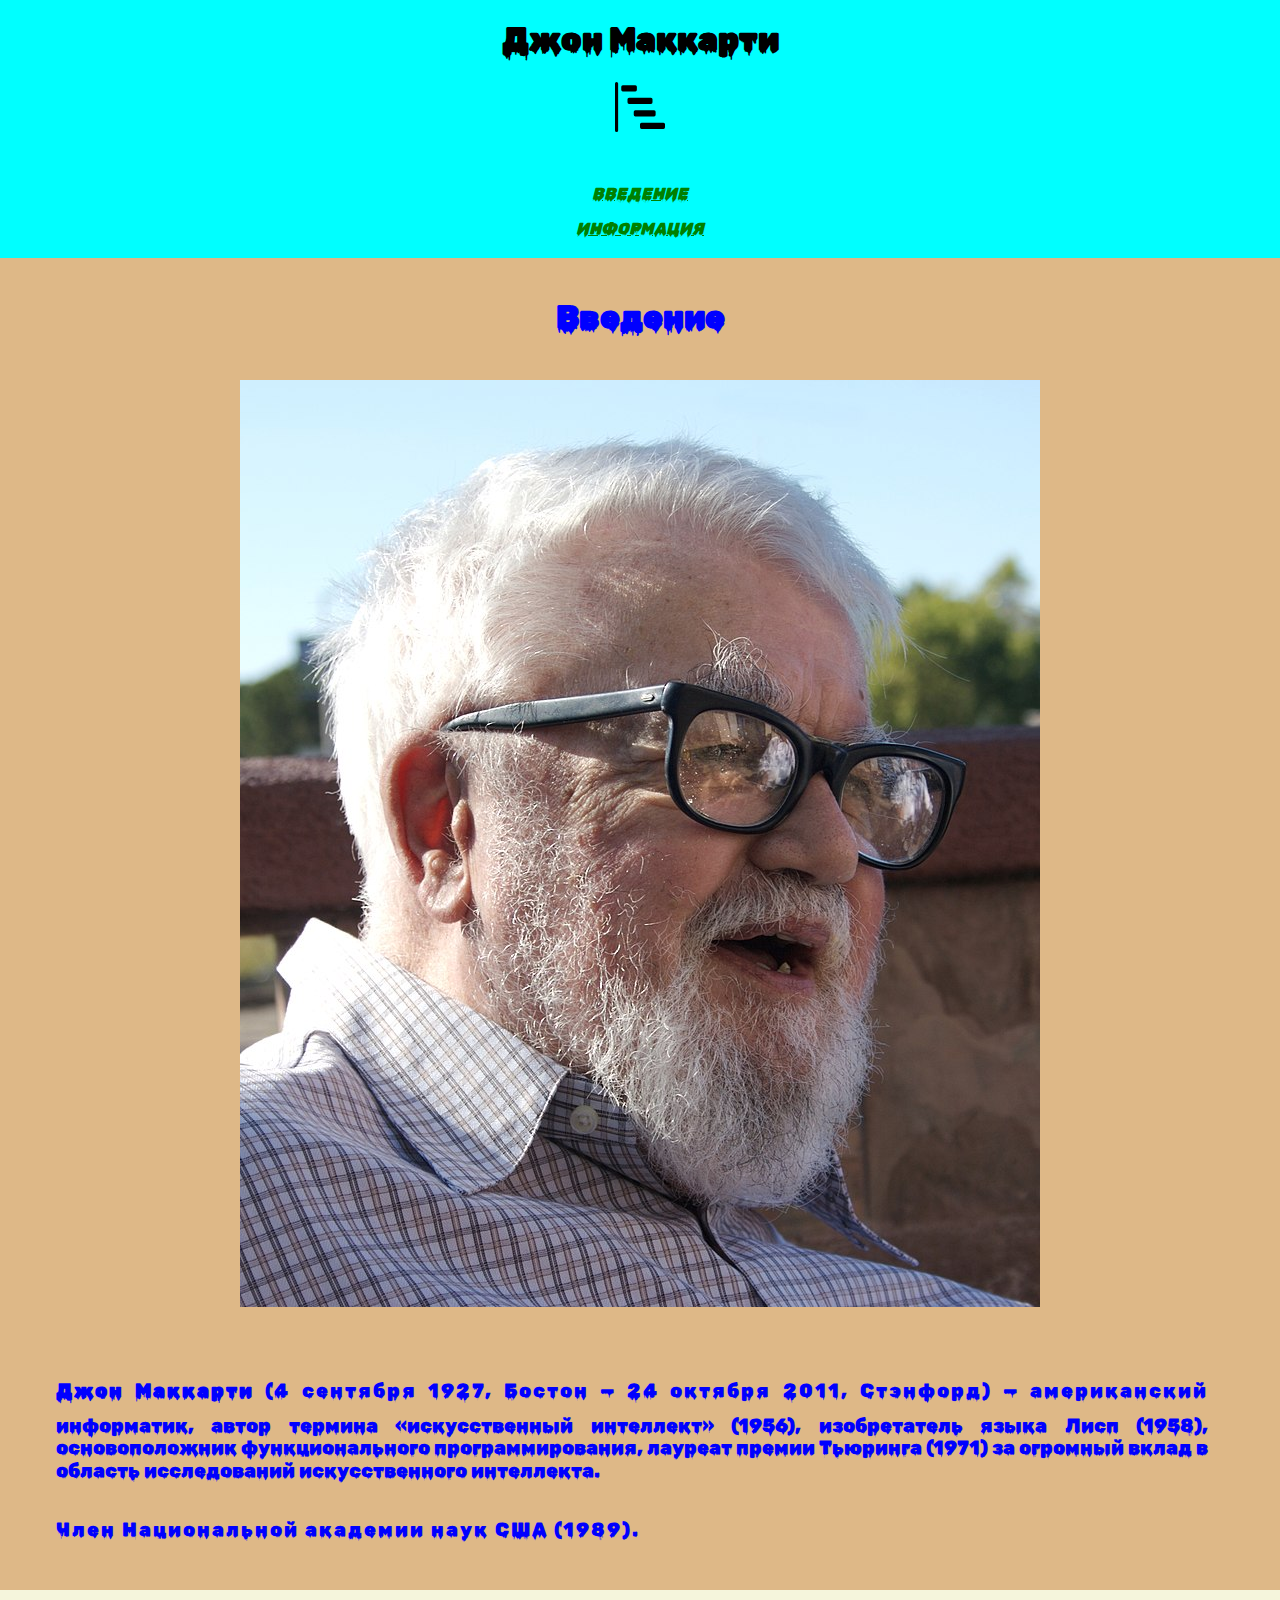
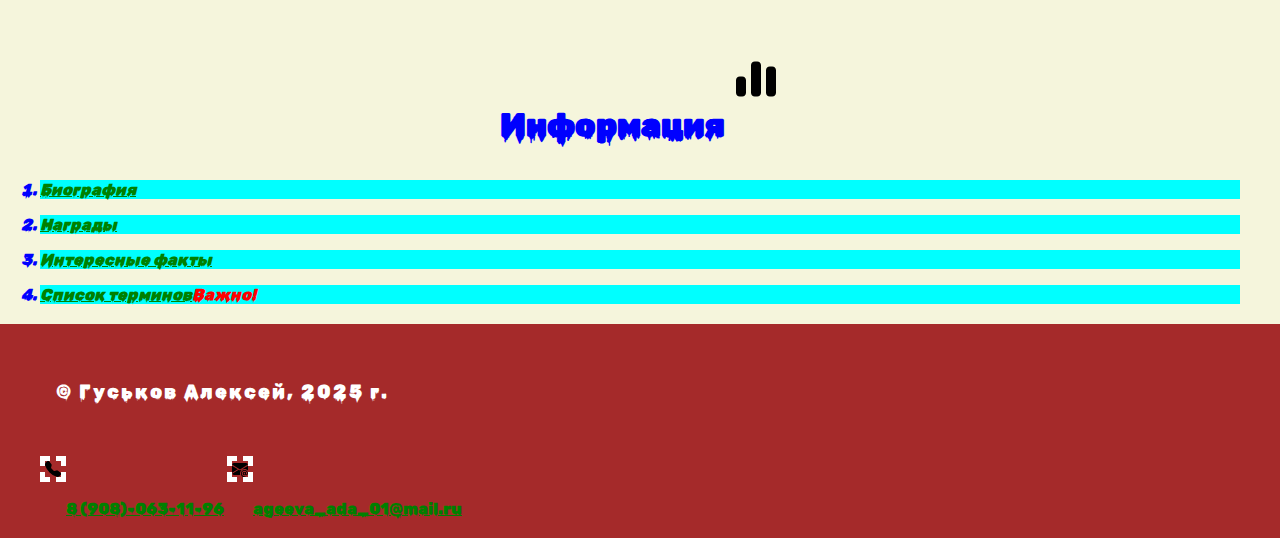
<file: index.html>
<!DOCTYPE html>
<html lang="ru">
<head>
    <meta charset="UTF-8">
    <meta name="viewport" content="width=device-width, initial-scale=1.0">
    <title>McCarthySite</title>

    <link rel="preconnect" href="https://fonts.googleapis.com">
    <link rel="preconnect" href="https://fonts.gstatic.com" crossorigin>
    <link href="https://fonts.googleapis.com/css2?family=Inter:ital,opsz,wght@0,14..32,100..900;1,14..32,100..900&family=Rubik+Wet+Paint&display=swap" rel="stylesheet">
    <link rel="stylesheet" href="css/style.css">
</head>
<body>
   <header>
    <h1>Джон Маккарти</h1>
    <img src="img/bar-chart-steps.svg" alt="логотип" width="50px">
    <nav>
        <ul>
            <li><a href="#about">Введение</a></li>
            <li><a href="#articles">Информация</a></li>
        </ul>
    </nav>
   </header> 
   <main>
    <section id="about">
        <h2>Введение</h2>
        <a href="img/John_McCarthy_Stanford.jpg">
        <img src="img/John_McCarthy_Stanford.jpg" alt="Фото Джона Маккарти">
        </a>
        <p><strong>Джон Маккарти</strong> (4 сентября 1927, Бостон — 24 октября 2011, Стэнфорд) — американский информатик, автор термина «искусственный интеллект» (1956), изобретатель языка Лисп (1958), основоположник функционального программирования, лауреат премии Тьюринга (1971) за огромный вклад в область исследований искусственного интеллекта.</p>
        <p>Член Национальной академии наук США (1989).</p>
    </section>
    <section id="articles">
        <h2>
            Информация
            <img src="img/chart-simple-solid-full.svg" alt="статистика" width="50px">
        </h2>
        <ol class="links">
            <li><a href="article1.html">Биография</a></li>
            <li><a href="article2.html">Награды</a></li>
            <li><a href="article3.html">Интересные факты</a></li>
            <li id="article4"><a href="article4.html">Список терминов</a></li>
        </ol>
    </section>
   </main>
   <footer>
    <p>&copy; Гуськов Алексей, 2025 г.</p>
    <img src="img/telephone-fill.svg" alt=""><a href="tel:89080631196">8 (908)-063-11-96</a>
    <img src="img/envelope-at-fill.svg" alt="почта"><a href="mailto:ageeva_ada_01@mail.ru">ageeva_ada_01@mail.ru</a>
   </footer>
</body>
</html>
</file>
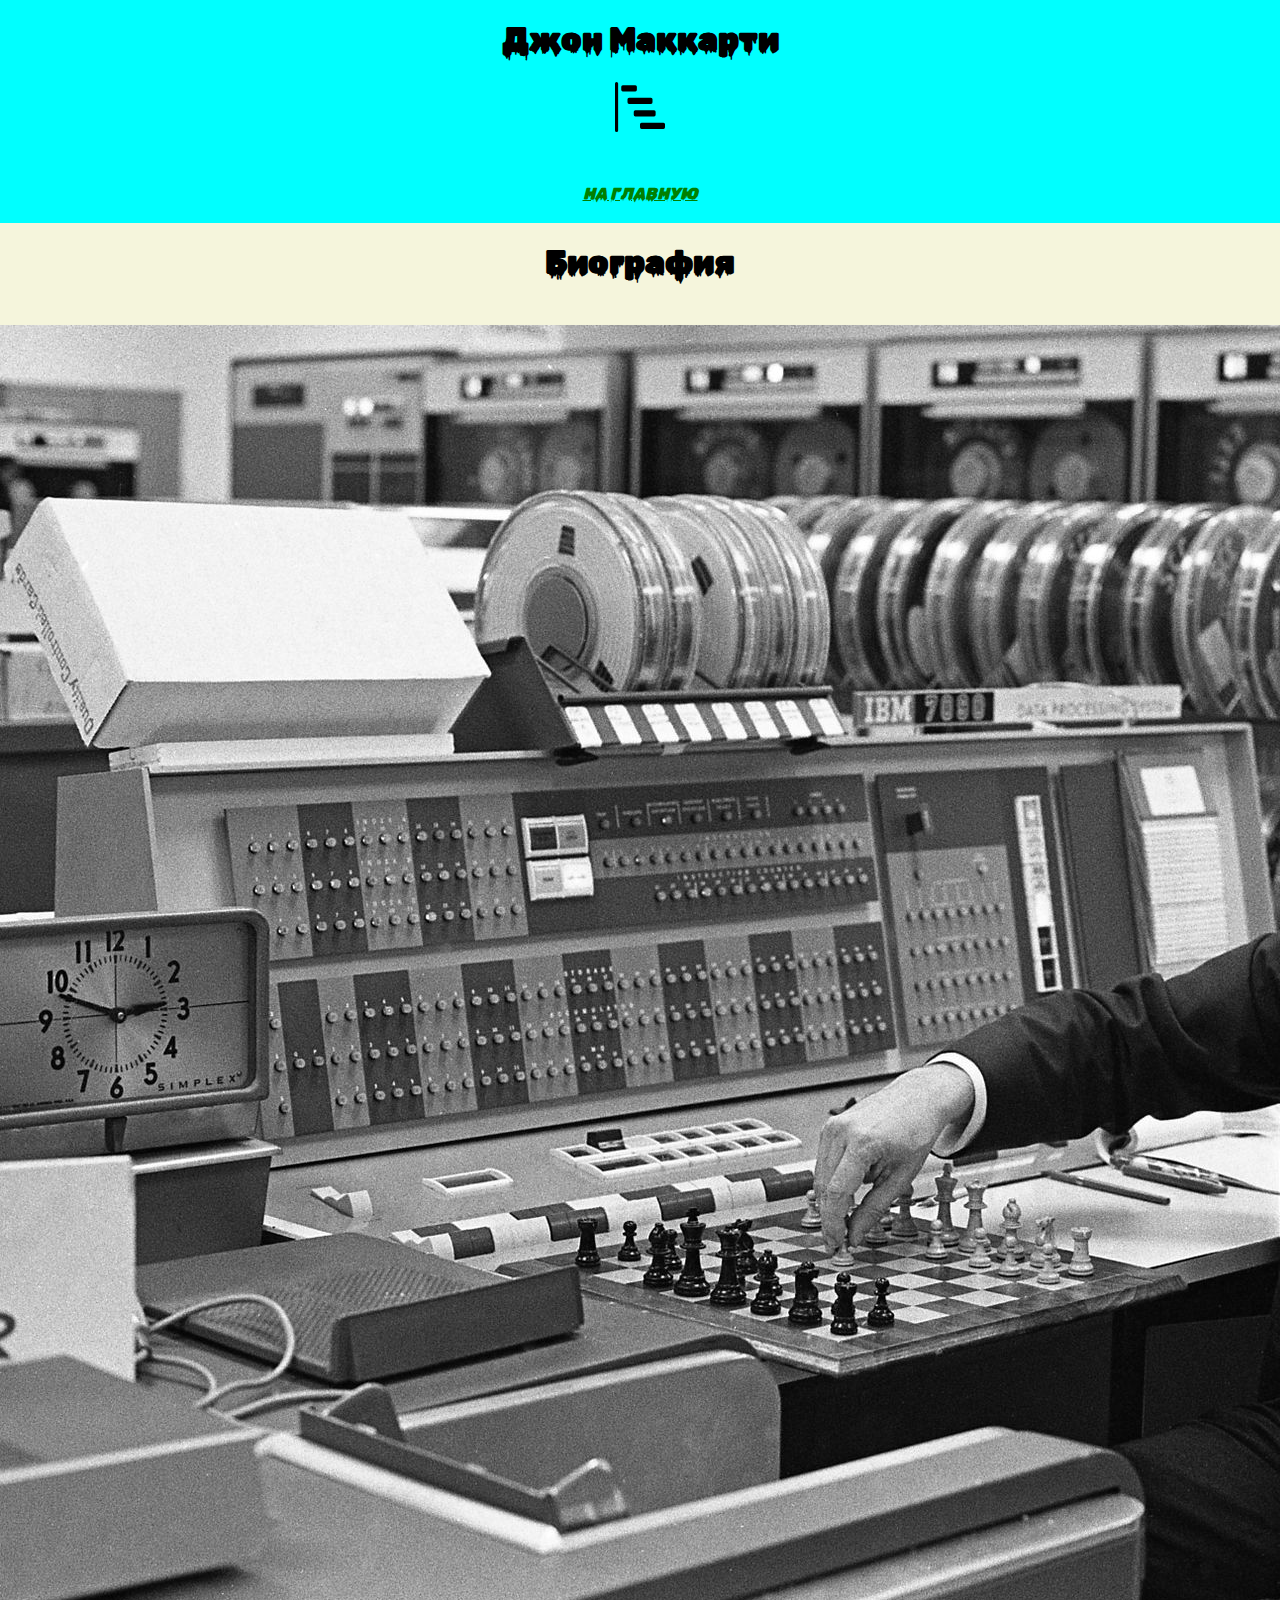
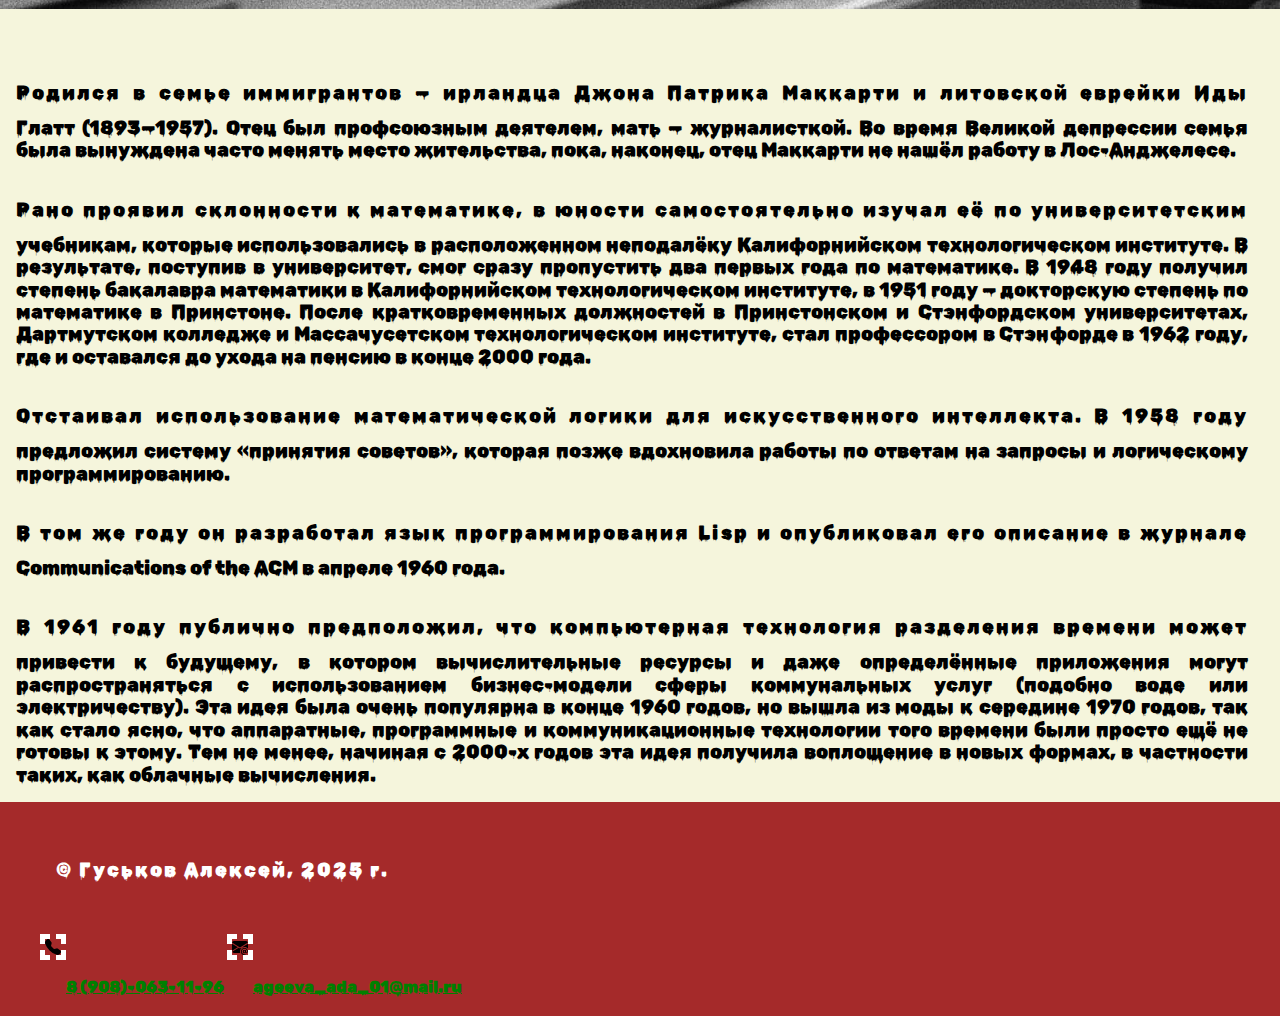
<file: article1.html>
<!DOCTYPE html>
<html lang="ru">
<head>
    <meta charset="UTF-8">
    <meta name="viewport" content="width=device-width, initial-scale=1.0">
    <title>McCarthySite</title>

    <link rel="preconnect" href="https://fonts.googleapis.com">
    <link rel="preconnect" href="https://fonts.gstatic.com" crossorigin>
    <link href="https://fonts.googleapis.com/css2?family=Inter:ital,opsz,wght@0,14..32,100..900;1,14..32,100..900&family=Rubik+Wet+Paint&display=swap" rel="stylesheet">
    <link rel="stylesheet" href="css/style.css">
</head>
<body>
   <header>
    <h1>Джон Маккарти</h1>
    <img src="img/bar-chart-steps.svg" alt="логотип" width="50px">
    <nav>
        <ul>
            <li><a href="index.html">На главную</a></li>
        </ul>
    </nav>
   </header> 
   <main>
        <section id="content">
            <h2>Биография</h2>
            <img src="img/John_McCarthy_in_the_past.jpg" alt="Джон Маккарти в прошлом">
            <p>Родился в семье иммигрантов — ирландца Джона Патрика Маккарти и литовской еврейки Иды Глатт (1893—1957). Отец был профсоюзным деятелем, мать — журналисткой. Во время Великой депрессии семья была вынуждена часто менять место жительства, пока, наконец, отец Маккарти не нашёл работу в Лос-Анджелесе.</p>
            <p>Рано проявил склонности к математике, в юности самостоятельно изучал её по университетским учебникам, которые использовались в расположенном неподалёку Калифорнийском технологическом институте. В результате, поступив в университет, смог сразу пропустить два первых года по математике. В 1948 году получил степень бакалавра математики в Калифорнийском технологическом институте, в 1951 году — докторскую степень по математике в Принстоне. После кратковременных должностей в Принстонском и Стэнфордском университетах, Дартмутском колледже и Массачусетском технологическом институте, стал профессором в Стэнфорде в 1962 году, где и оставался до ухода на пенсию в конце 2000 года.</p>
            <p>Отстаивал использование математической логики для искусственного интеллекта. В 1958 году предложил систему «принятия советов», которая позже вдохновила работы по ответам на запросы и логическому программированию.</p>
            <p>В том же году он разработал язык программирования Lisp и опубликовал его описание в журнале Communications of the ACM в апреле 1960 года.</p>
            <p>В 1961 году публично предположил, что компьютерная технология разделения времени может привести к будущему, в котором вычислительные ресурсы и даже определённые приложения могут распространяться с использованием бизнес-модели сферы коммунальных услуг (подобно воде или электричеству). Эта идея была очень популярна в конце 1960 годов, но вышла из моды к середине 1970 годов, так как стало ясно, что аппаратные, программные и коммуникационные технологии того времени были просто ещё не готовы к этому. Тем не менее, начиная с 2000-х годов эта идея получила воплощение в новых формах, в частности таких, как облачные вычисления.</p>
        </section>
   </main>
   <footer>
    <p>&copy; Гуськов Алексей, 2025 г.</p>
    <img src="img/telephone-fill.svg" alt="трубка"><a href="tel:89080631196">8 (908)-063-11-96</a>
    <img src="img/envelope-at-fill.svg" alt="почта"><a href="mailto:ageeva_ada_01@mail.ru">ageeva_ada_01@mail.ru</a>
   </footer>
</body>
</html>
</file>
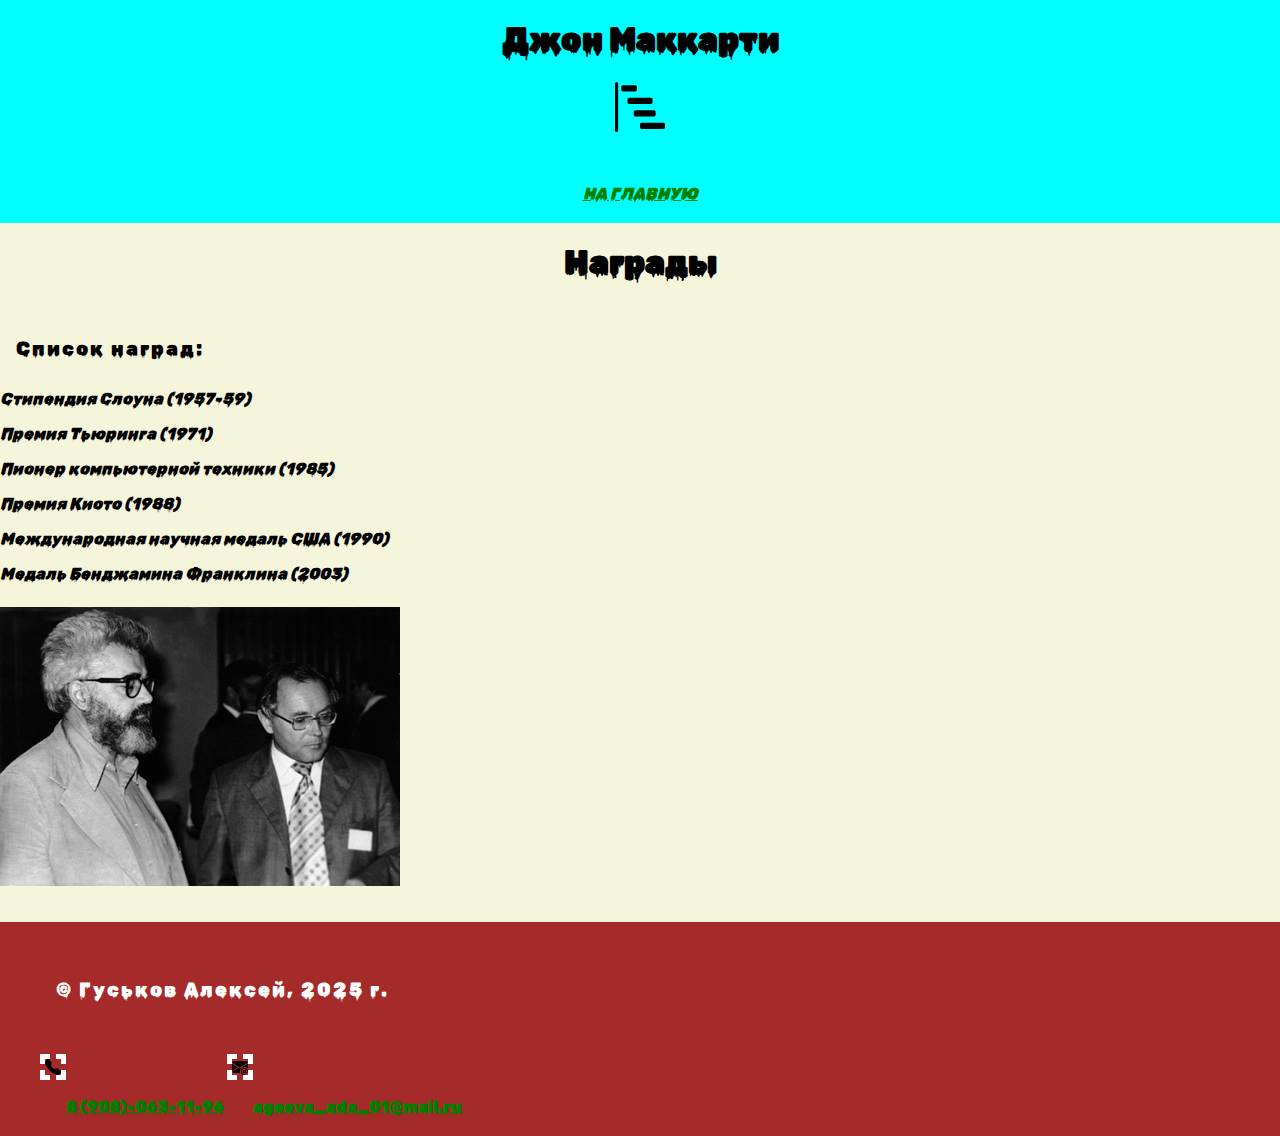
<file: article2.html>
<!DOCTYPE html>
<html lang="ru">
<head>
    <meta charset="UTF-8">
    <meta name="viewport" content="width=device-width, initial-scale=1.0">
    <title>McCarthySite</title>

    <link rel="preconnect" href="https://fonts.googleapis.com">
    <link rel="preconnect" href="https://fonts.gstatic.com" crossorigin>
    <link href="https://fonts.googleapis.com/css2?family=Inter:ital,opsz,wght@0,14..32,100..900;1,14..32,100..900&family=Rubik+Wet+Paint&display=swap" rel="stylesheet">
    <link rel="stylesheet" href="css/style.css">
</head>
<body>
   <header>
    <h1>Джон Маккарти</h1>
    <img src="img/bar-chart-steps.svg" alt="логотип" width="50px">
    <nav>
        <ul>
            <li><a href="index.html">На главную</a></li>
        </ul>
    </nav>
   </header> 
   <main>
        <section id="content">
            <h2>Награды</h2>
            <p>Список наград:</p>
            <ul>
            <li>Стипендия Слоуна (1957-59)</li>
            <li>Премия Тьюринга (1971)</li>
            <li>Пионер компьютерной техники (1985)</li>
            <li>Премия Киото (1988)</li>
            <li>Международная научная медаль США (1990)</li>
            <li>Медаль Бенджамина Франклина (2003)</li>
            </ul>
            <img src="img/John_Mccarthy_on_symposium.jpg" alt="Джон Маккарти на симпозиуме">
        </section>
   </main>
   <footer>
    <p>&copy; Гуськов Алексей, 2025 г.</p>
    <img src="img/telephone-fill.svg" alt="трубка"><a href="tel:89080631196">8 (908)-063-11-96</a>
    <img src="img/envelope-at-fill.svg" alt="почта"><a href="mailto:ageeva_ada_01@mail.ru">ageeva_ada_01@mail.ru</a>
   </footer>
</body>
</html>
</file>
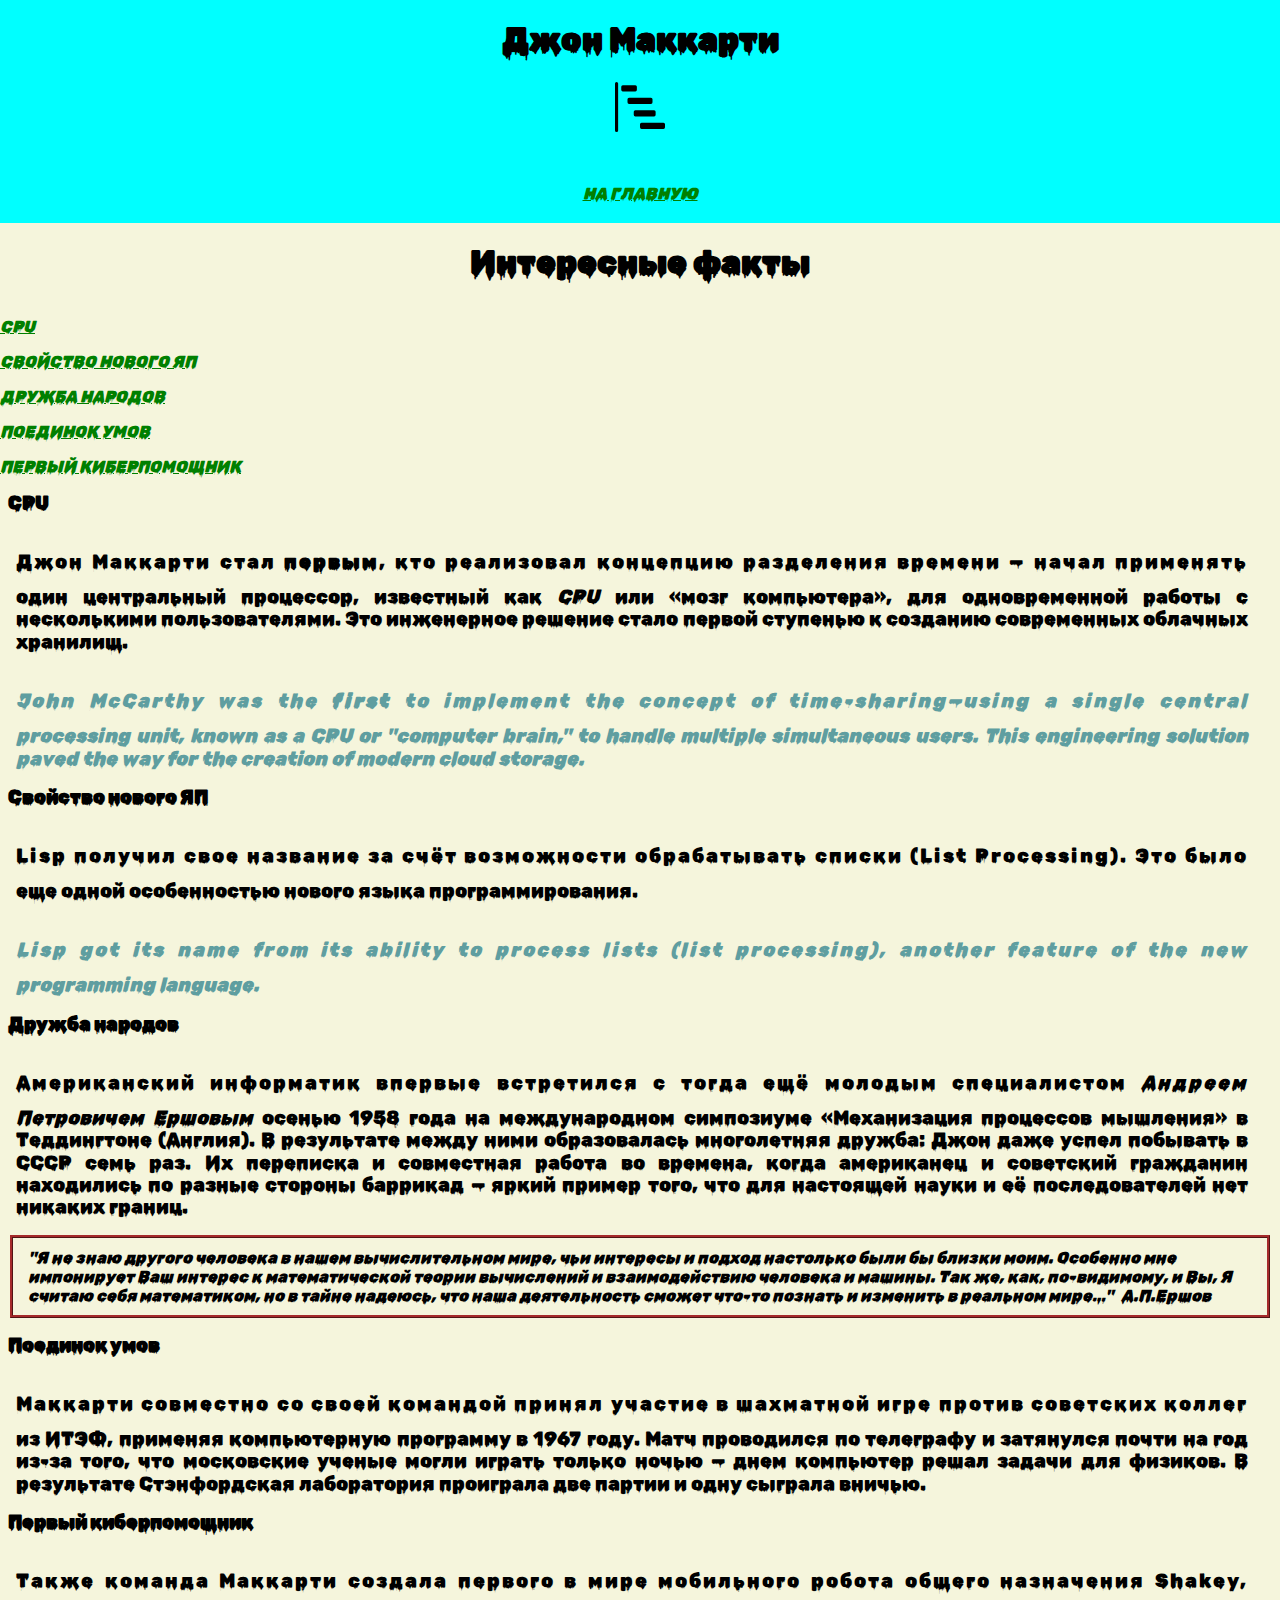
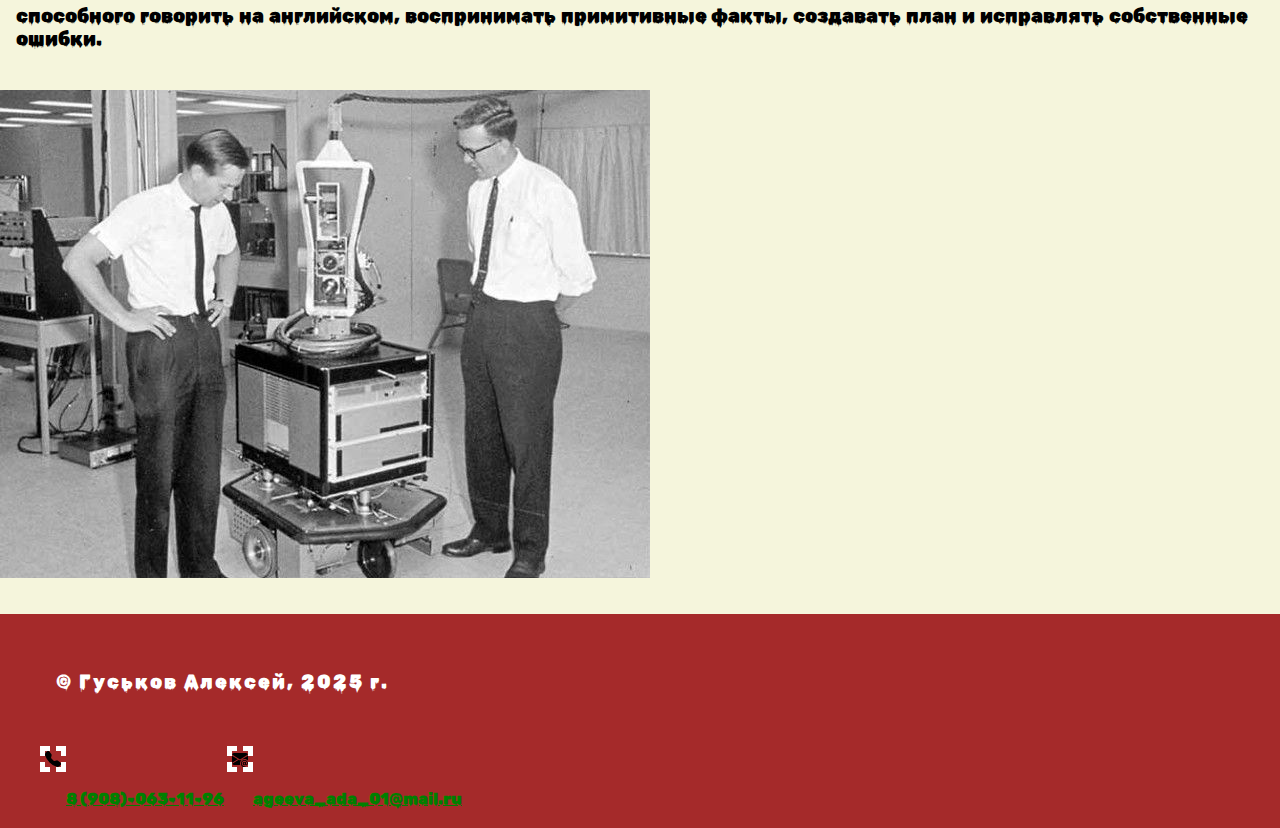
<file: article3.html>
<!DOCTYPE html>
<html lang="ru">
<head>
    <meta charset="UTF-8">
    <meta name="viewport" content="width=device-width, initial-scale=1.0">
    <title>McCarthySite</title>

    <link rel="preconnect" href="https://fonts.googleapis.com">
    <link rel="preconnect" href="https://fonts.gstatic.com" crossorigin>
    <link href="https://fonts.googleapis.com/css2?family=Inter:ital,opsz,wght@0,14..32,100..900;1,14..32,100..900&family=Rubik+Wet+Paint&display=swap" rel="stylesheet">
    <link rel="stylesheet" href="css/style.css">
</head>
<body>
   <header>
    <h1>Джон Маккарти</h1>
    <img src="img/bar-chart-steps.svg" alt="логотип" width="50px">
    <nav>
        <ul>
            <li><a href="index.html">На главную</a></li>
        </ul>
    </nav>
   </header> 
   <main>
        <section id="content">
            <h2>Интересные факты</h2>
            <nav>
                <ul>
                    <li><a href="#cpu">CPU</a></li>
                    <li><a href="#lisp_perk">Свойство нового ЯП</a></li>
                    <li><a href="#friendship">Дружба народов</a></li>
                    <li><a href="#computer_chess">Поединок умов</a></li>
                    <li><a href="#shakey">Первый киберпомощник</a></li>
                </ul>
            </nav>
            
            <h3 id="cpu">CPU</h3>
            <p>Джон Маккарти стал <strong>первым</strong>, кто реализовал концепцию разделения времени — начал применять один центральный процессор, известный как <em>CPU</em> или «мозг компьютера», для одновременной работы с несколькими пользователями. Это инженерное решение стало первой ступенью к созданию современных облачных хранилищ.</p>
            <p lang="en">John McCarthy was the <strong>first</strong> to implement the concept of time-sharing—using a single central processing unit, known as a <em>CPU</em> or "computer brain," to handle multiple simultaneous users. This engineering solution paved the way for the creation of modern cloud storage.</p>

            <h3 id="lisp_perk">Свойство нового ЯП</h3>
            <p>Lisp получил свое название за счёт возможности обрабатывать списки (List Processing). Это было еще одной особенностью нового языка программирования.</p>
            <p lang="en">Lisp got its name from its ability to process lists (list processing), another feature of the new programming language.</p>

            <h3 id="friendship">Дружба народов</h3>
            <p> Американский информатик впервые встретился с тогда ещё молодым специалистом <em>Андреем Петровичем Ершовым</em> осенью 1958 года на международном симпозиуме «Механизация процессов мышления» в Теддингтоне (Англия). В результате между ними образовалась многолетняя дружба: Джон даже успел побывать в СССР семь раз. Их переписка и совместная работа во времена, когда американец и советский гражданин находились по разные стороны баррикад — яркий пример того, что для настоящей науки и её последователей нет никаких границ.</p>
            <blockquote>
                <em>"Я не знаю другого человека в нашем вычислительном мире, чьи интересы и подход настолько были бы близки моим. Особенно мне импонирует Ваш интерес к математической теории вычислений и взаимодействию человека и машины. Так же, как, по-видимому, и Вы, Я считаю себя математиком, но в тайне надеюсь, что наша деятельность сможет что-то познать и изменить в реальном мире…"</em>
                <cite>А.П.Ершов</cite>
            </blockquote>

            <h3 id="computer_chess">Поединок умов</h3>
            <p>Маккарти совместно со своей командой принял участие в шахматной игре против советских коллег из ИТЭФ, применяя компьютерную программу в 1967 году. Матч проводился по телеграфу и затянулся почти на год из-за того, что московские ученые могли играть только ночью — днем компьютер решал задачи для физиков. В результате Стэнфордская лаборатория проиграла две партии и одну сыграла вничью.</p>

            <h3 id="shakey">Первый киберпомощник</h3>
            <p>Также команда Маккарти создала первого в мире мобильного робота общего назначения Shakey, способного говорить на английском, воспринимать примитивные факты, создавать план и исправлять собственные ошибки.</p>
            <img src="img/Shakey.jpg" alt="Члены команды Маккарти рядом с роботом Shakey">
        </section>
   </main>
   <footer>
    <p>&copy; Гуськов Алексей, 2025 г.</p>
    <img src="img/telephone-fill.svg" alt="трубка"><a href="tel:89080631196">8 (908)-063-11-96</a>
    <img src="img/envelope-at-fill.svg" alt="почта"><a href="mailto:ageeva_ada_01@mail.ru">ageeva_ada_01@mail.ru</a>
   </footer>
</body>
</html>
</file>
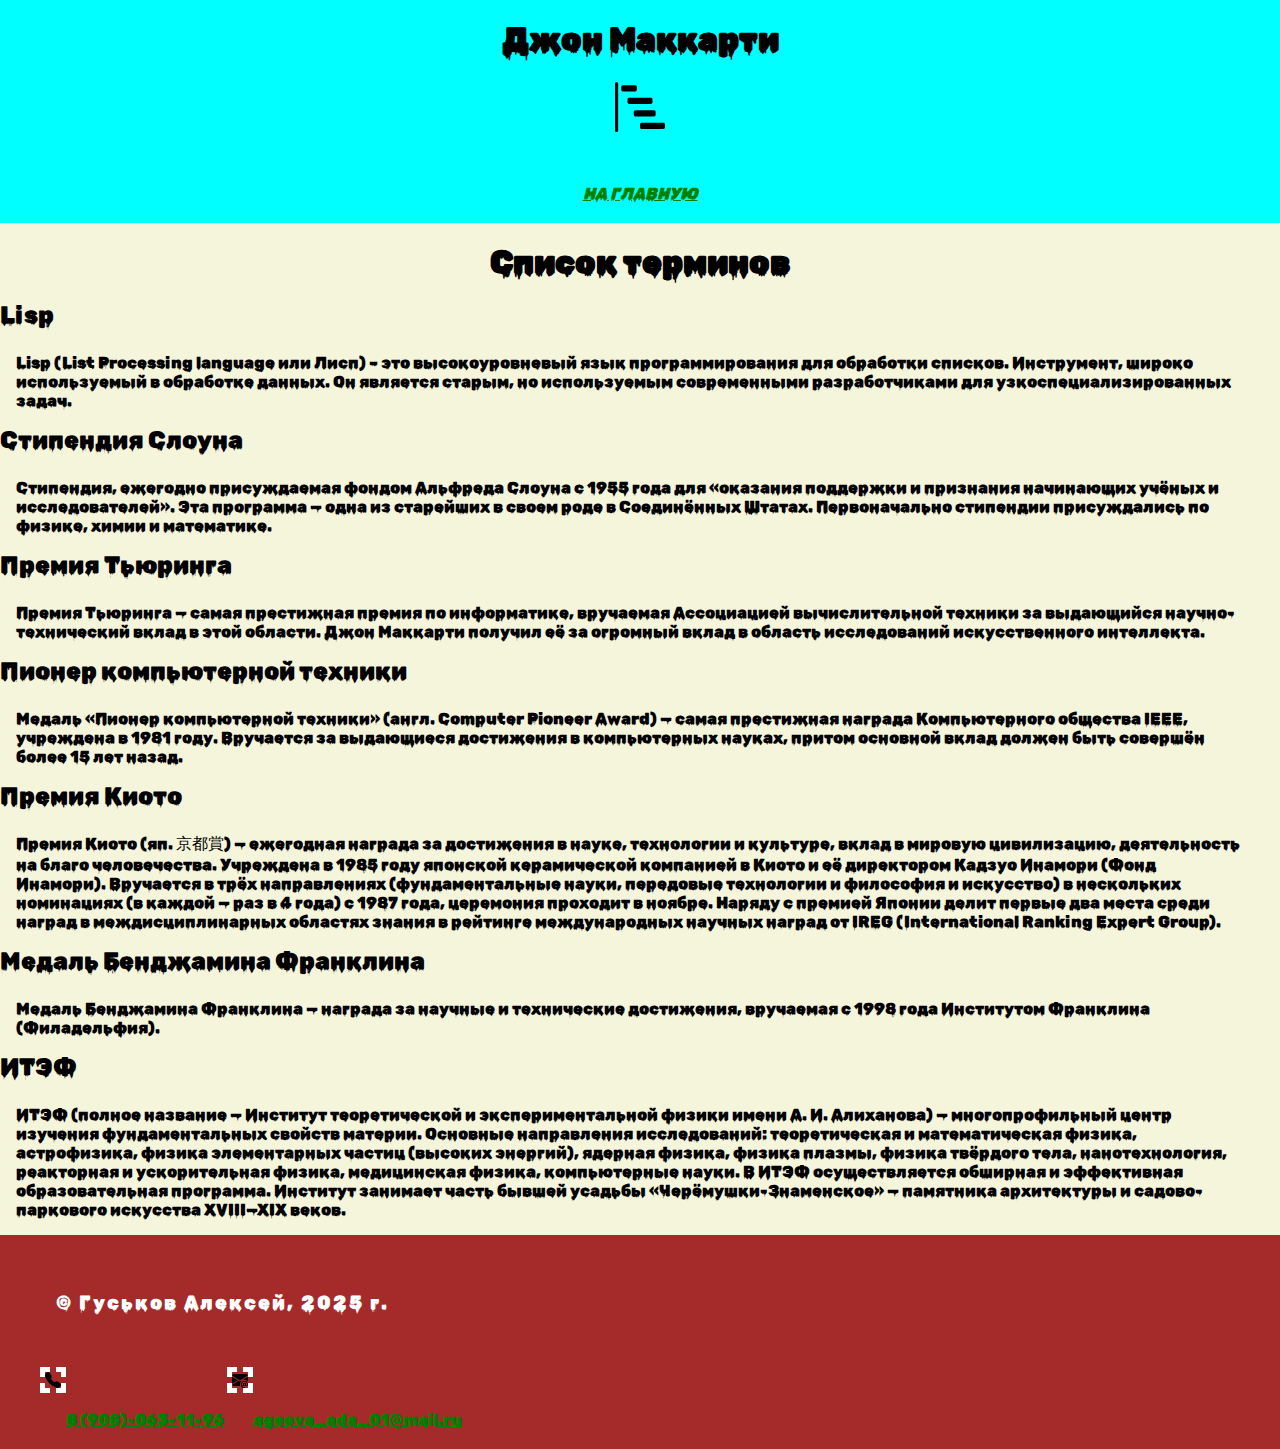
<file: article4.html>
<!DOCTYPE html>
<html lang="ru">
<head>
    <meta charset="UTF-8">
    <meta name="viewport" content="width=device-width, initial-scale=1.0">
    <title>McCarthySite</title>

    <link rel="preconnect" href="https://fonts.googleapis.com">
    <link rel="preconnect" href="https://fonts.gstatic.com" crossorigin>
    <link href="https://fonts.googleapis.com/css2?family=Inter:ital,opsz,wght@0,14..32,100..900;1,14..32,100..900&family=Rubik+Wet+Paint&display=swap" rel="stylesheet">
    <link rel="stylesheet" href="css/style.css">
</head>
<body>
   <header>
    <h1>Джон Маккарти</h1>
    <img src="img/bar-chart-steps.svg" alt="логотип" width="50px">
    <nav>
        <ul>
            <li><a href="index.html">На главную</a></li>
        </ul>
    </nav>
   </header> 
   <main>
        <section id="content">
            <h2>Список терминов</h2>
            <dl>
                <dt>Lisp</dt>
                <dd>
                    Lisp (List Processing language или Лисп) – это высокоуровневый язык программирования для обработки списков. Инструмент, широко используемый в обработке данных. Он является старым, но используемым современными разработчиками для узкоспециализированных задач.
                </dd>
                <dt>Стипендия Слоуна</dt>
                <dd>
                    Cтипендия, ежегодно присуждаемая фондом Альфреда Слоуна с 1955 года для «оказания поддержки и признания начинающих учёных и исследователей». Эта программа — одна из старейших в своем роде в Соединённых Штатах. Первоначально стипендии присуждались по физике, химии и математике.
                </dd>
                <dt>Премия Тьюринга</dt>
                <dd>
                    Премия Тьюринга — самая престижная премия по информатике, вручаемая Ассоциацией вычислительной техники за выдающийся научно-технический вклад в этой области. Джон Маккарти получил её за огромный вклад в область исследований искусственного интеллекта.
                </dd>
                <dt>Пионер компьютерной техники</dt>
                <dd>
                    Медаль «Пионер компьютерной техники» (англ. Computer Pioneer Award) — самая престижная награда Компьютерного общества IEEE, учреждена в 1981 году. Вручается за выдающиеся достижения в компьютерных науках, притом основной вклад должен быть совершён более 15 лет назад.
                </dd>
                <dt>Премия Киото</dt>
                <dd>Премия Киото (яп. 京都賞) — ежегодная награда за достижения в науке, технологии и культуре, вклад в мировую цивилизацию, деятельность на благо человечества. Учреждена в 1985 году японской керамической компанией в Киото и её директором Кадзуо Инамори (Фонд Инамори). Вручается в трёх направлениях (фундаментальные науки, передовые технологии и философия и искусство) в нескольких номинациях (в каждой — раз в 4 года) с 1987 года, церемония проходит в ноябре. Наряду с премией Японии делит первые два места среди наград в междисциплинарных областях знания в рейтинге международных научных наград от IREG (International Ranking Expert Group).</dd>
                <dt>Медаль Бенджамина Франклина</dt>
                <dd>Медаль Бенджамина Франклина  — награда за научные и технические достижения, вручаемая с 1998 года Институтом Франклина (Филадельфия).</dd>
                <dt>ИТЭФ</dt>
                <dd>ИТЭФ (полное название — Институт теоретической и экспериментальной физики имени А. И. Алиханова) — многопрофильный центр изучения фундаментальных свойств материи. Основные направления исследований: теоретическая и математическая физика, астрофизика, физика элементарных частиц (высоких энергий), ядерная физика, физика плазмы, физика твёрдого тела, нанотехнология, реакторная и ускорительная физика, медицинская физика, компьютерные науки. В ИТЭФ осуществляется обширная и эффективная образовательная программа. Институт занимает часть бывшей усадьбы «Черёмушки-Знаменское» — памятника архитектуры и садово-паркового искусства XVIII—XIX веков.</dd>
            </dl>
        </section>
   </main>
   <footer>
    <p>&copy; Гуськов Алексей, 2025 г.</p>
    <img src="img/telephone-fill.svg" alt="трубка"><a href="tel:89080631196">8 (908)-063-11-96</a>
    <img src="img/envelope-at-fill.svg" alt="почта"><a href="mailto:ageeva_ada_01@mail.ru">ageeva_ada_01@mail.ru</a>
   </footer>
</body>
</html>
</file>
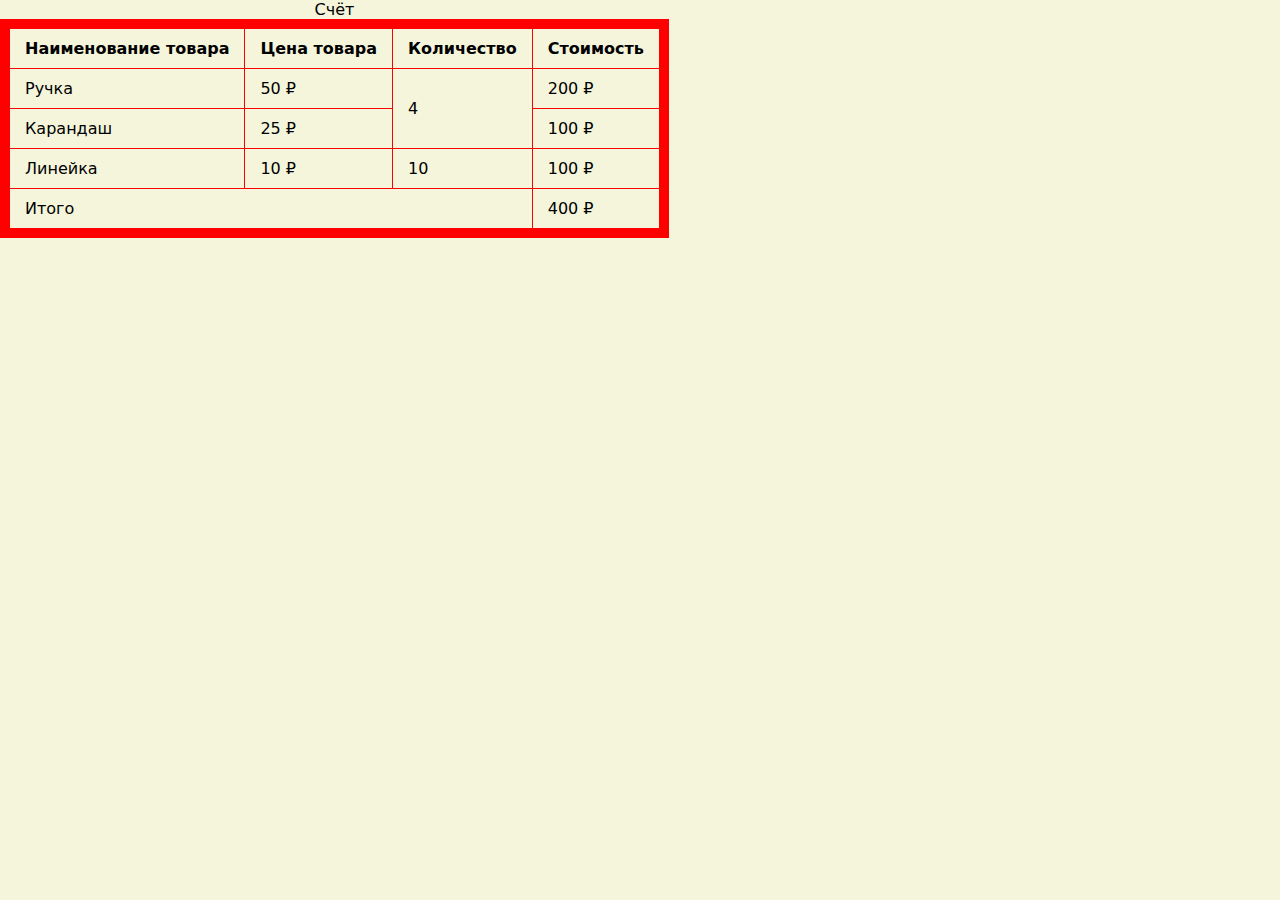
<file: table-form.html>
<!DOCTYPE html>
<html lang="ru">
<head>
    <meta charset="UTF-8">
    <meta name="viewport" content="width=device-width, initial-scale=1.0">
    <title>Таблицы и формы</title>
    <link rel="stylesheet" href="css/style.css">
</head>
<body>
    <table class="my-table">
        <caption>Счёт</caption>
        <thead>
            <tr>
                <th>Наименование товара</th>
                <th>Цена товара</th>
                <th>Количество</th>
                <th>Стоимость</th>
            </tr>
        </thead>
        <tbody>
            <tr>
                <td>Ручка</td>
                <td>50 &#8381</td>
                <td rowspan="2">4</td>
                <td>200 &#8381</td>
            </tr>
            <tr>
                <td>Карандаш</td>
                <td>25 &#8381</td>
                <td>100 &#8381</td>
            </tr>
            <tr>
                <td>Линейка</td>
                <td>10 &#8381</td>
                <td>10</td>
                <td>100 &#8381</td>
            </tr>
            <tr>
                <td colspan="3">Итого</td>
                <td>400 &#8381</td>
            </tr>
        </tbody>
    </table>
</body>
</html>
</file>
<file: css/style.css>
*{
    margin: 0;
    padding: 0;
}

html {
    font-size: 1em;
    font-family: "Rubik Wet Paint", system-ui;
}

body {
    background-color: beige;
} /*a=,b=,c=, специфичность=*/

header {
    background-color: aqua;
    text-align: center;
    padding: 20px 40px;
}

footer {
    background-color: brown;
    color: white;
    padding: 20px 40px;
}

#about {
    background-color: burlywood;
    padding: 20px 40px;
    text-align: center;
}

#articles {
    padding: 20px 40px;
}

h2 {
    text-align: center;
    padding: 20px 40px;
    font-size: 2rem;
}

h3 {
    margin-top: 1rem;
    margin-left: 0.5rem;
}

p {
    text-align: justify;
    margin-top: 1.5rem;
    margin-left: 1rem;
    margin-right: 2rem;
    margin-bottom: 1rem;
    font-size: 1.2rem;
    line-height: 1.4rem;
}

nav ul {
    list-style: none;
    text-transform: uppercase;
}

a:link {
    color: green;
}
a:visited {
    color: darkgreen;
}
a:focus {
    color: forestgreen;
}

a:hover {
    color: forestgreen;
}
a:active {
    color: greenyellow;
}
ol li:nth-child(odd) {
    background-color: crimson;
}

ol.links li {
    background-color: aqua;
}

dt {
    font-size: 1.5rem;
    font-style: obliques;
}
dd {
    margin-top: 1.5rem;
    margin-left: 1rem;
    margin-right: 2rem;
    margin-bottom: 1rem;
}

ul {
    margin-top: 0.5rem;
}
li {
    margin-top: 1rem;
    font-style: italic;
}
 img {
    margin-top: 1.5rem;
    margin-bottom: 2rem;
 }

.my-table {
    border: solid 10px red;
    border-collapse: collapse;
}
.my-table td, .my-table th {
    border: solid 1px red;
    padding: 10px 15px;
}

blockquote {
    margin: 5px 10px;
    border: ridge 3px brown;
    padding: 10px 15px;
}
cite {
    margin: 5px 5px;
}
p:first-line {
    letter-spacing: 2px;
    line-height: 3rem;
}
p:lang(en) {
    font-style: italic;
    color: cadetblue;
}
#about, #articles  {
    color: blue;
}
footer img {
    border: dashed 5px white;
}
p+i {
    margin-left: 4rem;
}
#article4::after  {
    content: "Важно!";
    color: red;
}

/* .pink {}
#logo {}
#mainnav ul
#mainnav .active
#mainnav a:hover
#mainnav ul li.active */
</file>
